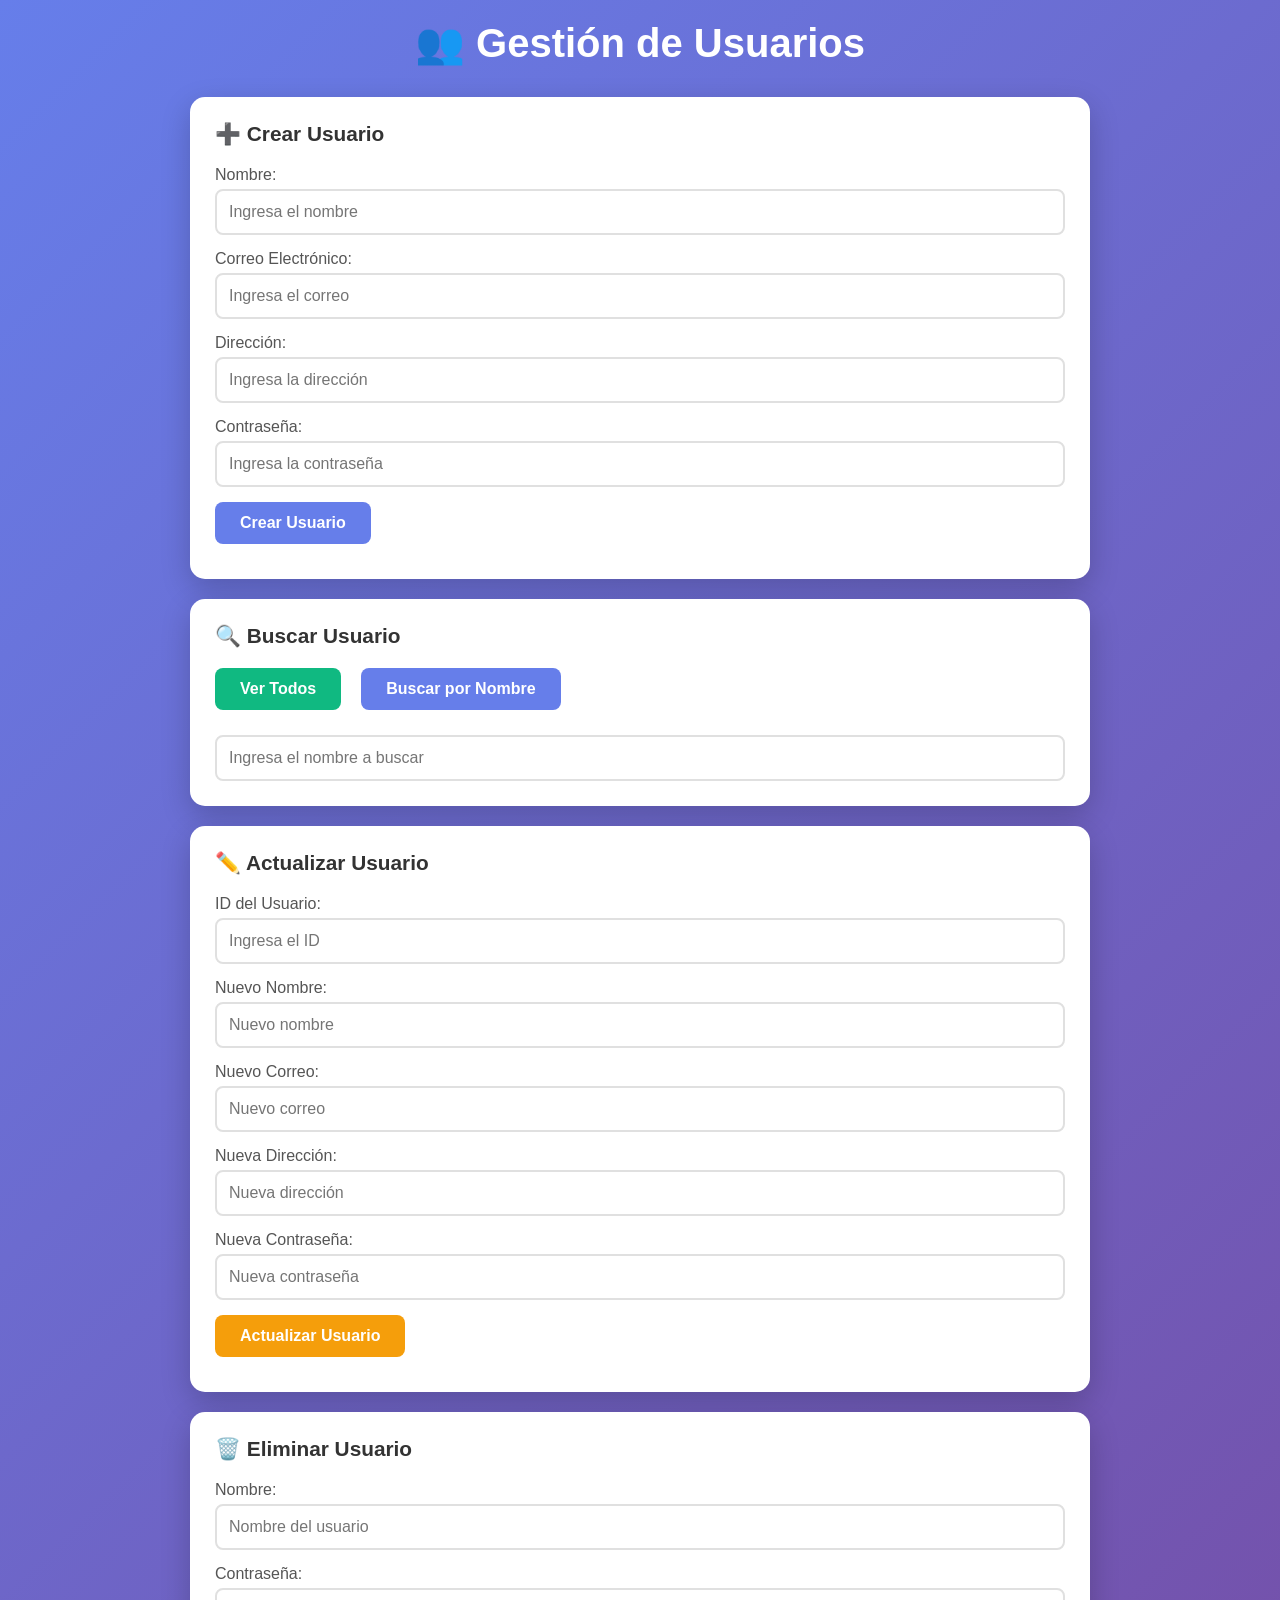
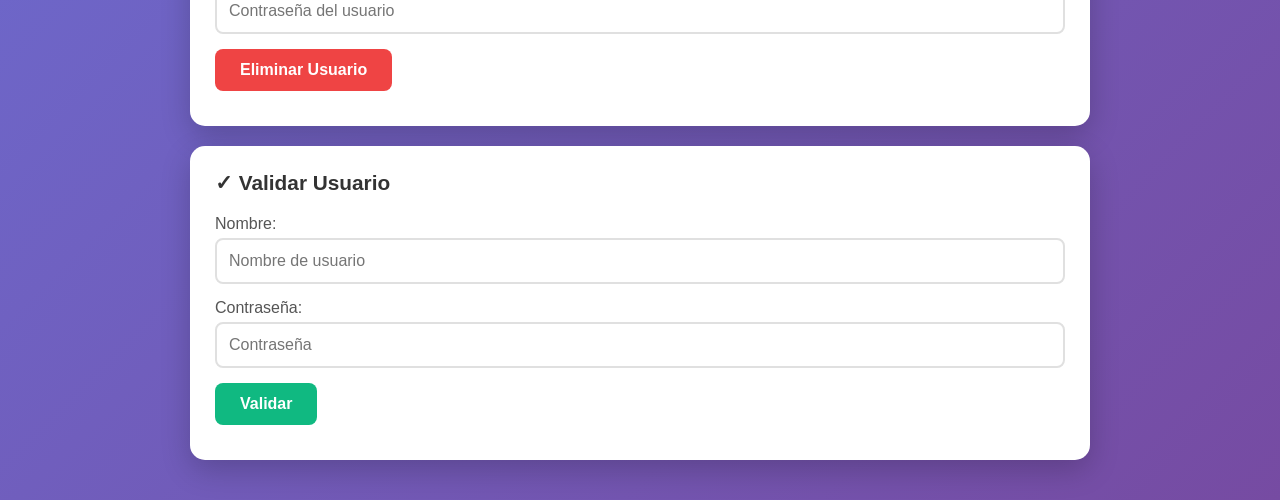
<file: proyecto_microservicios-main/usuarios/target/classes/static/index.html>
<!DOCTYPE html>
<html lang="es">
<head>
    <meta charset="UTF-8">
    <meta name="viewport" content="width=device-width, initial-scale=1.0">
    <title>Gestión de Usuarios</title>
    <style>
        * {
            margin: 0;
            padding: 0;
            box-sizing: border-box;
            font-family: 'Segoe UI', Tahoma, Geneva, Verdana, sans-serif;
        }
        body {
            background: linear-gradient(135deg, #667eea 0%, #764ba2 100%);
            min-height: 100vh;
            padding: 20px;
        }
        .container {
            max-width: 900px;
            margin: 0 auto;
        }
        h1 {
            color: white;
            text-align: center;
            margin-bottom: 30px;
            font-size: 2.5rem;
        }
        .card {
            background: white;
            border-radius: 15px;
            padding: 25px;
            margin-bottom: 20px;
            box-shadow: 0 10px 30px rgba(0,0,0,0.2);
        }
        h2 {
            color: #333;
            margin-bottom: 20px;
            font-size: 1.3rem;
        }
        .form-group {
            margin-bottom: 15px;
        }
        label {
            display: block;
            margin-bottom: 5px;
            color: #555;
            font-weight: 500;
        }
        input {
            width: 100%;
            padding: 12px;
            border: 2px solid #e0e0e0;
            border-radius: 8px;
            font-size: 1rem;
            transition: border-color 0.3s;
        }
        input:focus {
            outline: none;
            border-color: #667eea;
        }
        .btn {
            padding: 12px 25px;
            border: none;
            border-radius: 8px;
            cursor: pointer;
            font-size: 1rem;
            font-weight: 600;
            transition: all 0.3s;
            margin-right: 10px;
            margin-bottom: 10px;
        }
        .btn-primary {
            background: #667eea;
            color: white;
        }
        .btn-primary:hover {
            background: #5568d3;
            transform: translateY(-2px);
        }
        .btn-warning {
            background: #f59e0b;
            color: white;
        }
        .btn-warning:hover {
            background: #d97706;
        }
        .btn-danger {
            background: #ef4444;
            color: white;
        }
        .btn-danger:hover {
            background: #dc2626;
        }
        .btn-success {
            background: #10b981;
            color: white;
        }
        .btn-success:hover {
            background: #059669;
        }
        .btn-group {
            display: flex;
            flex-wrap: wrap;
            gap: 10px;
        }
        .result {
            margin-top: 15px;
            padding: 15px;
            border-radius: 8px;
            display: none;
        }
        .result.success {
            background: #d1fae5;
            color: #065f46;
            display: block;
        }
        .result.error {
            background: #fee2e2;
            color: #991b1b;
            display: block;
        }
        table {
            width: 100%;
            border-collapse: collapse;
            margin-top: 15px;
        }
        th, td {
            padding: 12px;
            text-align: left;
            border-bottom: 1px solid #e0e0e0;
        }
        th {
            background: #f8f9fa;
            color: #333;
            font-weight: 600;
        }
        tr:hover {
            background: #f8f9fa;
        }
        .user-card {
            background: #f8f9fa;
            padding: 15px;
            border-radius: 8px;
            margin-bottom: 10px;
            border-left: 4px solid #667eea;
        }
    </style>
</head>
<body>
    <div class="container">
        <h1>👥 Gestión de Usuarios</h1>
        
        <div class="card">
            <h2>➕ Crear Usuario</h2>
            <div class="form-group">
                <label>Nombre:</label>
                <input type="text" id="createNombre" placeholder="Ingresa el nombre">
            </div>
            <div class="form-group">
                <label>Correo Electrónico:</label>
                <input type="email" id="createCorreo" placeholder="Ingresa el correo">
            </div>
            <div class="form-group">
                <label>Dirección:</label>
                <input type="text" id="createDireccion" placeholder="Ingresa la dirección">
            </div>
            <div class="form-group">
                <label>Contraseña:</label>
                <input type="password" id="createContrasena" placeholder="Ingresa la contraseña">
            </div>
            <button class="btn btn-primary" onclick="crearUsuario()">Crear Usuario</button>
            <div id="createResult" class="result"></div>
        </div>

        <div class="card">
            <h2>🔍 Buscar Usuario</h2>
            <div class="btn-group">
                <button class="btn btn-success" onclick="obtenerTodos()">Ver Todos</button>
                <button class="btn btn-primary" onclick="buscarPorNombre()">Buscar por Nombre</button>
            </div>
            <input type="text" id="buscarNombre" placeholder="Ingresa el nombre a buscar" style="margin-top: 15px;">
            <div id="searchResult" class="result"></div>
        </div>

        <div class="card">
            <h2>✏️ Actualizar Usuario</h2>
            <div class="form-group">
                <label>ID del Usuario:</label>
                <input type="number" id="updateId" placeholder="Ingresa el ID">
            </div>
            <div class="form-group">
                <label>Nuevo Nombre:</label>
                <input type="text" id="updateNombre" placeholder="Nuevo nombre">
            </div>
            <div class="form-group">
                <label>Nuevo Correo:</label>
                <input type="email" id="updateCorreo" placeholder="Nuevo correo">
            </div>
            <div class="form-group">
                <label>Nueva Dirección:</label>
                <input type="text" id="updateDireccion" placeholder="Nueva dirección">
            </div>
            <div class="form-group">
                <label>Nueva Contraseña:</label>
                <input type="password" id="updateContrasena" placeholder="Nueva contraseña">
            </div>
            <button class="btn btn-warning" onclick="actualizarUsuario()">Actualizar Usuario</button>
            <div id="updateResult" class="result"></div>
        </div>

        <div class="card">
            <h2>🗑️ Eliminar Usuario</h2>
            <div class="form-group">
                <label>Nombre:</label>
                <input type="text" id="deleteNombre" placeholder="Nombre del usuario">
            </div>
            <div class="form-group">
                <label>Contraseña:</label>
                <input type="password" id="deleteContrasena" placeholder="Contraseña del usuario">
            </div>
            <button class="btn btn-danger" onclick="eliminarUsuario()">Eliminar Usuario</button>
            <div id="deleteResult" class="result"></div>
        </div>

        <div class="card">
            <h2>✓ Validar Usuario</h2>
            <div class="form-group">
                <label>Nombre:</label>
                <input type="text" id="validarNombre" placeholder="Nombre de usuario">
            </div>
            <div class="form-group">
                <label>Contraseña:</label>
                <input type="password" id="validarContrasena" placeholder="Contraseña">
            </div>
            <button class="btn btn-success" onclick="validarUsuario()">Validar</button>
            <div id="validarResult" class="result"></div>
        </div>
    </div>

    <script>
        const API_URL = 'http://localhost:8702/usuarios';

        async function crearUsuario() {
            const data = {
                nombre: document.getElementById('createNombre').value,
                correo_electronico: document.getElementById('createCorreo').value,
                direccion: document.getElementById('createDireccion').value,
                contrasena: document.getElementById('createContrasena').value
            };

            try {
                const response = await fetch(`${API_URL}/registrar`, {
                    method: 'POST',
                    headers: { 'Content-Type': 'application/json' },
                    body: JSON.stringify(data)
                });
                const result = await response.text();
                showResult('createResult', result, response.ok);
                if (response.ok) {
                    document.getElementById('createNombre').value = '';
                    document.getElementById('createCorreo').value = '';
                    document.getElementById('createDireccion').value = '';
                    document.getElementById('createContrasena').value = '';
                }
            } catch (error) {
                showResult('createResult', 'Error: ' + error.message, false);
            }
        }

        async function obtenerTodos() {
            try {
                const response = await fetch(`${API_URL}/validar`, {
                    method: 'POST',
                    headers: { 'Content-Type': 'application/json' },
                    body: JSON.stringify({ nombre: '', contrasena: '' })
                });
                
                if (!response.ok) {
                    const result = await response.text();
                    showResult('searchResult', 'Error al obtener usuarios: ' + result, false);
                    return;
                }
                
                const text = await response.text();
                showResult('searchResult', 'Conexión exitosa con el servidor', true);
            } catch (error) {
                showResult('searchResult', 'Error: ' + error.message, false);
            }
        }

        async function buscarPorNombre() {
            const nombre = document.getElementById('buscarNombre').value;
            if (!nombre) {
                showResult('searchResult', 'Por favor ingresa un nombre', false);
                return;
            }

            try {
                const response = await fetch(`${API_URL}/info/nombre/?nombre=${encodeURIComponent(nombre)}`);
                const result = await response.text();
                showResult('searchResult', result, response.ok);
            } catch (error) {
                showResult('searchResult', 'Error: ' + error.message, false);
            }
        }

        async function actualizarUsuario() {
            const data = {
                id: parseInt(document.getElementById('updateId').value),
                nombre: document.getElementById('updateNombre').value,
                correo_electronico: document.getElementById('updateCorreo').value,
                direccion: document.getElementById('updateDireccion').value,
                contrasena: document.getElementById('updateContrasena').value
            };

            if (!data.id || !data.nombre) {
                showResult('updateResult', 'ID y Nombre son requeridos', false);
                return;
            }

            try {
                const response = await fetch(`${API_URL}/registrar`, {
                    method: 'PUT',
                    headers: { 'Content-Type': 'application/json' },
                    body: JSON.stringify(data)
                });
                const result = await response.text();
                showResult('updateResult', result, response.ok);
            } catch (error) {
                showResult('updateResult', 'Error: ' + error.message, false);
            }
        }

        async function eliminarUsuario() {
            const data = {
                nombre: document.getElementById('deleteNombre').value,
                contrasena: document.getElementById('deleteContrasena').value
            };

            if (!data.nombre || !data.contrasena) {
                showResult('deleteResult', 'Nombre y contraseña son requeridos', false);
                return;
            }

            try {
                const response = await fetch(`${API_URL}/`, {
                    method: 'DELETE',
                    headers: { 'Content-Type': 'application/json' },
                    body: JSON.stringify(data)
                });
                const result = await response.text();
                showResult('deleteResult', result, response.ok);
                if (response.ok) {
                    document.getElementById('deleteNombre').value = '';
                    document.getElementById('deleteContrasena').value = '';
                }
            } catch (error) {
                showResult('deleteResult', 'Error: ' + error.message, false);
            }
        }

        async function validarUsuario() {
            const data = {
                nombre: document.getElementById('validarNombre').value,
                contrasena: document.getElementById('validarContrasena').value
            };

            if (!data.nombre || !data.contrasena) {
                showResult('validarResult', 'Nombre y contraseña son requeridos', false);
                return;
            }

            try {
                const response = await fetch(`${API_URL}/validar`, {
                    method: 'POST',
                    headers: { 'Content-Type': 'application/json' },
                    body: JSON.stringify(data)
                });
                const result = await response.text();
                showResult('validarResult', result, result.includes('válido') || result.includes('correcto'));
            } catch (error) {
                showResult('validarResult', 'Error: ' + error.message, false);
            }
        }

        function showResult(elementId, message, isSuccess) {
            const element = document.getElementById(elementId);
            element.textContent = message;
            element.className = 'result ' + (isSuccess ? 'success' : 'error');
        }
    </script>
</body>
</html>
</file>
